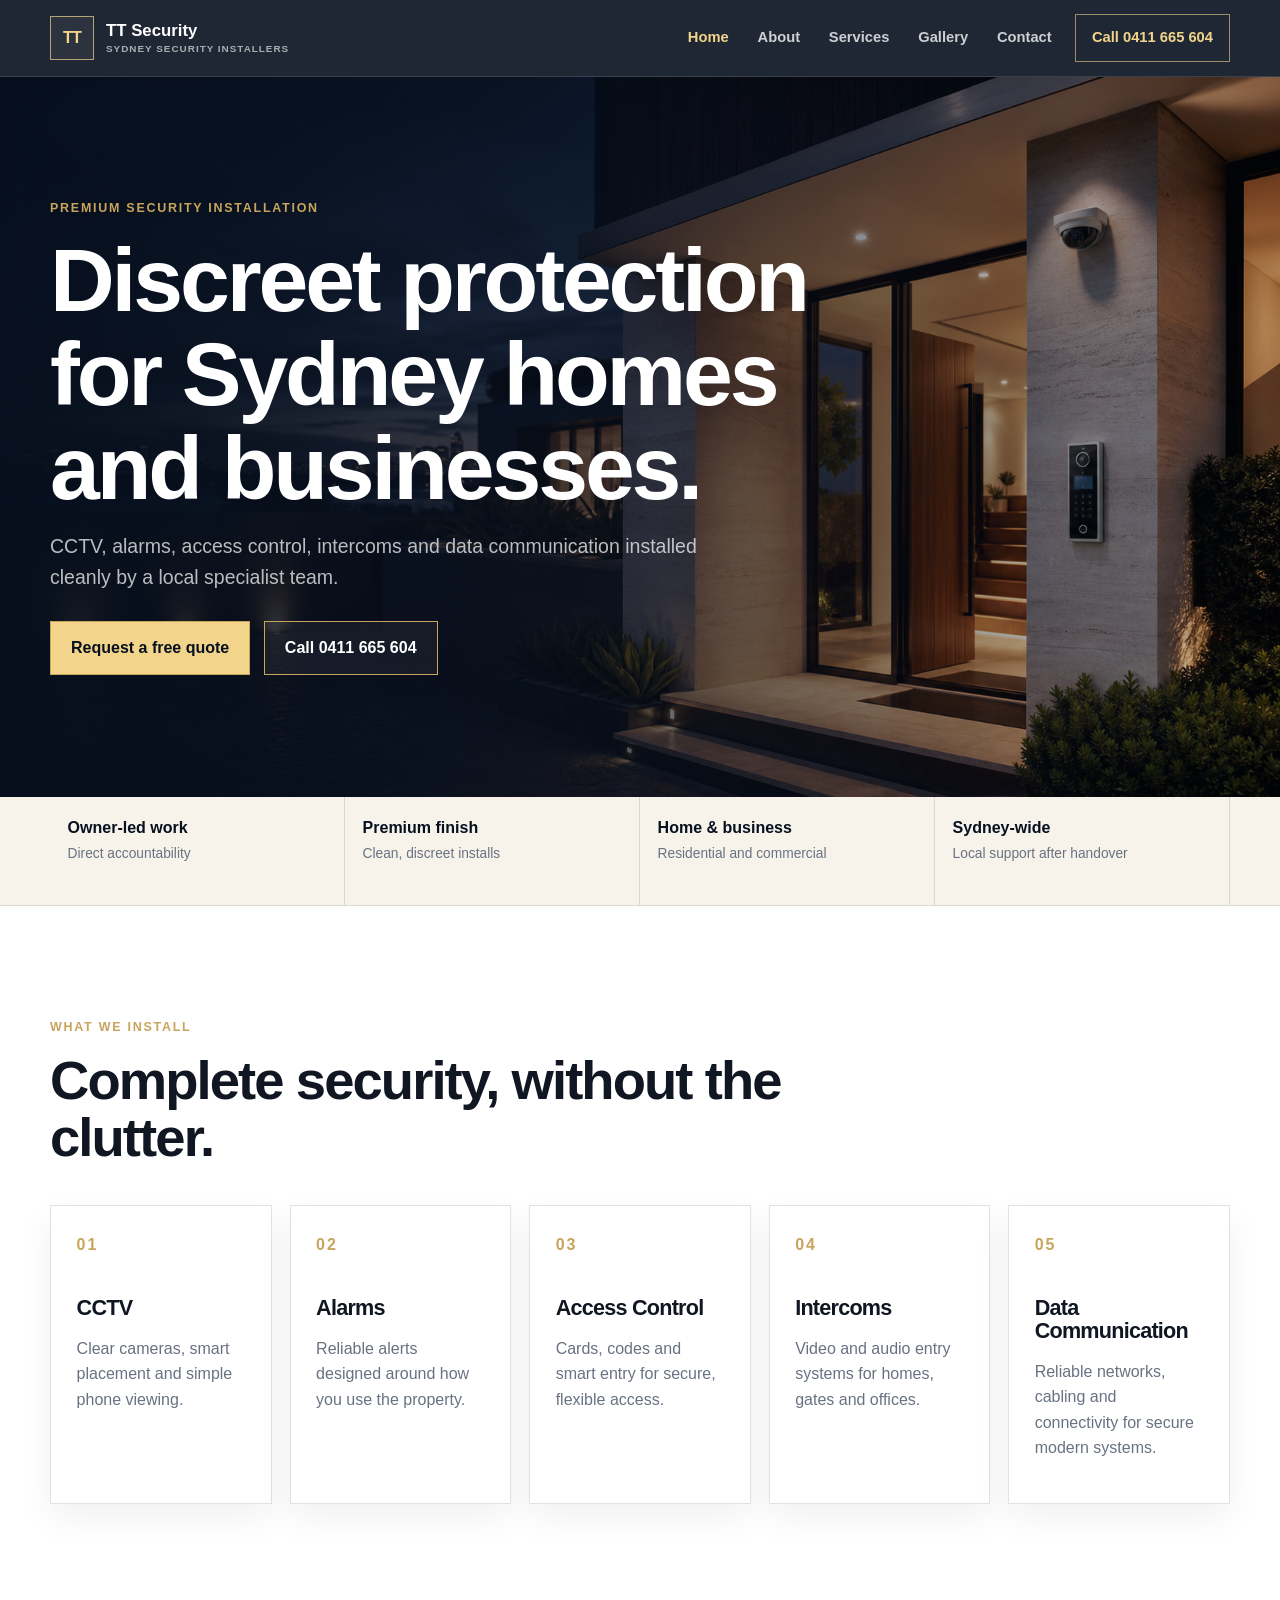
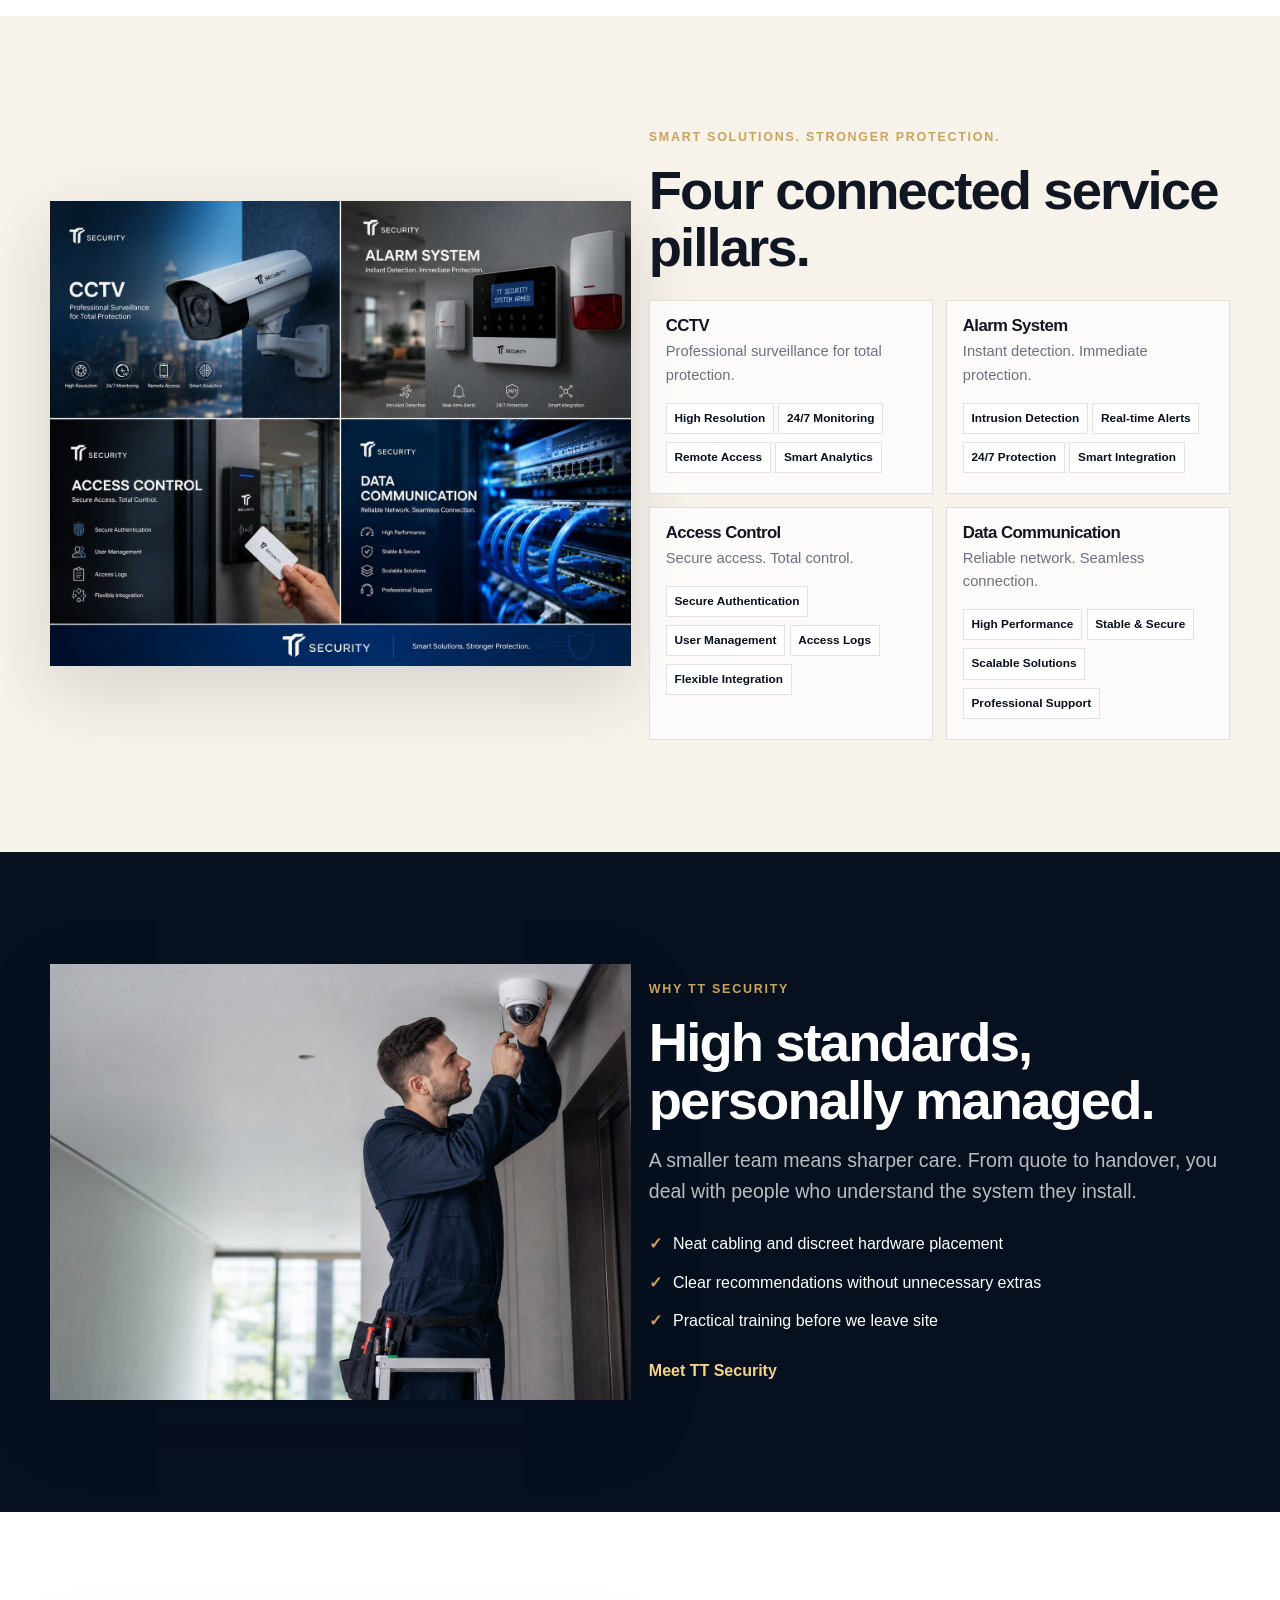
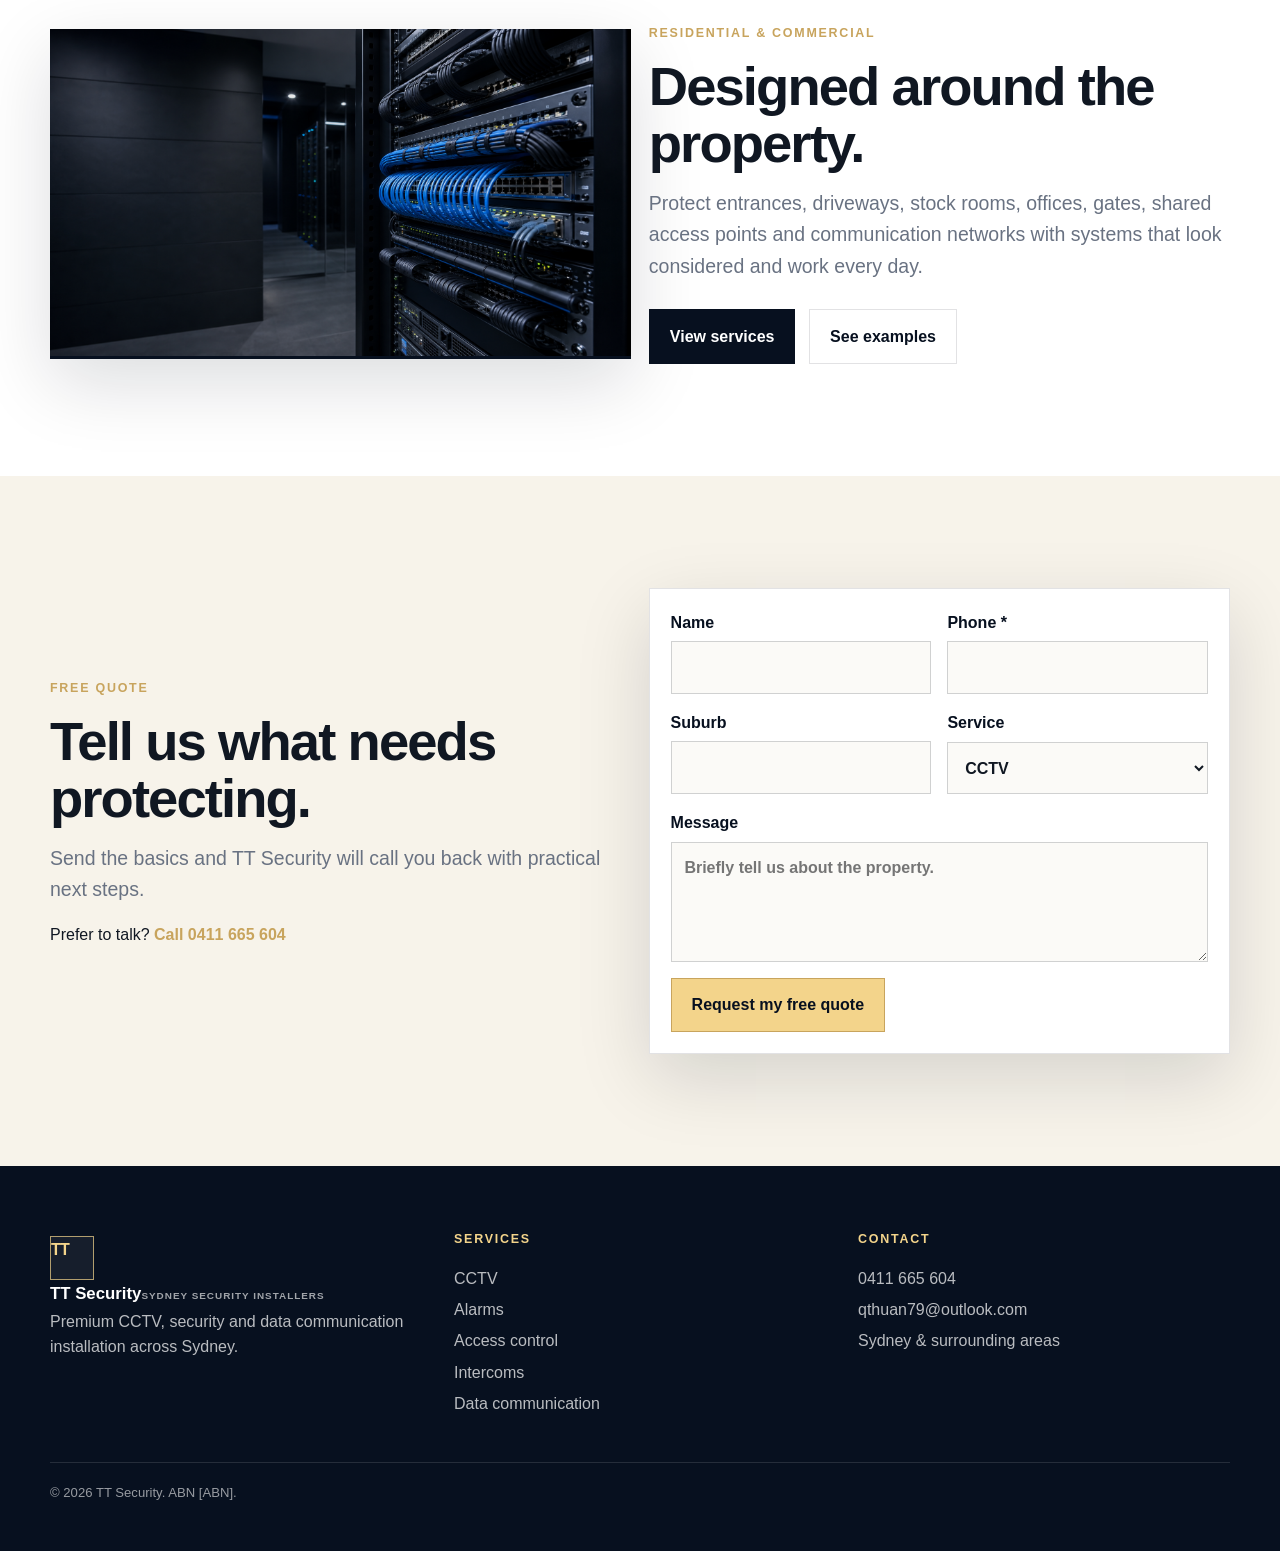
<file: index.html>
<!doctype html>
<html lang="en-AU">
<head>
  <meta charset="utf-8">
  <meta name="viewport" content="width=device-width, initial-scale=1">
  <title>CCTV & Security Installation Sydney | TT Security</title>
  <meta name="description" content="Premium CCTV, alarm, access control, intercom and data communication installation for Sydney homes and businesses.">
  <link rel="stylesheet" href="css/style.css">
  <script defer src="js/main.js"></script>
</head>
<body>
  <a class="skip-link" href="#main">Skip to main content</a>
  <header class="site-header">
    <div class="container header-inner">
      <a class="brand" href="index.html" aria-label="TT Security home">
        <span class="brand-mark">TT</span>
        <span class="brand-text">TT Security<small>Sydney security installers</small></span>
      </a>
      <button class="nav-toggle" type="button" aria-expanded="false" aria-controls="site-nav" aria-label="Open navigation">
        <span class="nav-toggle-lines"></span>
      </button>
      <nav class="site-nav" id="site-nav" aria-label="Main navigation">
        <ul class="nav-list">
          <li><a href="index.html" aria-current="page">Home</a></li>
          <li><a href="about.html">About</a></li>
          <li><a href="services.html">Services</a></li>
          <li><a href="gallery.html">Gallery</a></li>
          <li><a href="contact.html">Contact</a></li>
          <li><a class="nav-call" href="tel:+61411665604">Call 0411 665 604</a></li>
        </ul>
      </nav>
    </div>
  </header>

  <main id="main">
    <section class="hero">
      <img class="hero-media" src="assets/hero-security-entrance.png" alt="Premium home entrance with discreet CCTV and intercom security installed">
      <div class="hero-overlay"></div>
      <div class="container hero-content" data-reveal>
        <p class="eyebrow">Premium security installation</p>
        <h1>Discreet protection for Sydney homes and businesses.</h1>
        <p class="lead">CCTV, alarms, access control, intercoms and data communication installed cleanly by a local specialist team.</p>
        <div class="button-row">
          <a class="button" href="contact.html#quote">Request a free quote</a>
          <a class="button button-outline" href="tel:+61411665604">Call 0411 665 604</a>
        </div>
      </div>
    </section>

    <section class="trust-bar" aria-label="Why choose TT Security">
      <div class="container trust-grid">
        <div class="trust-item"><strong>Owner-led work</strong><span>Direct accountability</span></div>
        <div class="trust-item"><strong>Premium finish</strong><span>Clean, discreet installs</span></div>
        <div class="trust-item"><strong>Home & business</strong><span>Residential and commercial</span></div>
        <div class="trust-item"><strong>Sydney-wide</strong><span>Local support after handover</span></div>
      </div>
    </section>

    <section class="section">
      <div class="container">
        <div class="section-heading" data-reveal>
          <p class="eyebrow">What we install</p>
          <h2>Complete security, without the clutter.</h2>
        </div>
        <div class="cards-4">
          <article class="card" data-reveal>
            <span class="card-icon">01</span>
            <h3>CCTV</h3>
            <p>Clear cameras, smart placement and simple phone viewing.</p>
          </article>
          <article class="card" data-reveal>
            <span class="card-icon">02</span>
            <h3>Alarms</h3>
            <p>Reliable alerts designed around how you use the property.</p>
          </article>
          <article class="card" data-reveal>
            <span class="card-icon">03</span>
            <h3>Access Control</h3>
            <p>Cards, codes and smart entry for secure, flexible access.</p>
          </article>
          <article class="card" data-reveal>
            <span class="card-icon">04</span>
            <h3>Intercoms</h3>
            <p>Video and audio entry systems for homes, gates and offices.</p>
          </article>
          <article class="card" data-reveal>
            <span class="card-icon">05</span>
            <h3>Data Communication</h3>
            <p>Reliable networks, cabling and connectivity for secure modern systems.</p>
          </article>
        </div>
      </div>
    </section>

    <section class="section section-alt">
      <div class="container split-grid">
        <div class="image-panel board-panel" data-reveal>
          <img src="assets/tt-security-services-board.jpeg" alt="TT Security service board covering CCTV, alarm systems, access control and data communication">
        </div>
        <div class="section-copy" data-reveal>
          <p class="eyebrow">Smart Solutions. Stronger Protection.</p>
          <h2>Four connected service pillars.</h2>
          <div class="feature-matrix">
            <article><h3>CCTV</h3><p>Professional surveillance for total protection.</p><span>High Resolution</span><span>24/7 Monitoring</span><span>Remote Access</span><span>Smart Analytics</span></article>
            <article><h3>Alarm System</h3><p>Instant detection. Immediate protection.</p><span>Intrusion Detection</span><span>Real-time Alerts</span><span>24/7 Protection</span><span>Smart Integration</span></article>
            <article><h3>Access Control</h3><p>Secure access. Total control.</p><span>Secure Authentication</span><span>User Management</span><span>Access Logs</span><span>Flexible Integration</span></article>
            <article><h3>Data Communication</h3><p>Reliable network. Seamless connection.</p><span>High Performance</span><span>Stable & Secure</span><span>Scalable Solutions</span><span>Professional Support</span></article>
          </div>
        </div>
      </div>
    </section>

    <section class="section section-dark">
      <div class="container split-grid">
        <div class="image-panel" data-reveal>
          <img src="assets/technician-installation.png" alt="Professional technician installing a CCTV camera">
        </div>
        <div class="section-copy" data-reveal>
          <p class="eyebrow">Why TT Security</p>
          <h2>High standards, personally managed.</h2>
          <p class="lead">A smaller team means sharper care. From quote to handover, you deal with people who understand the system they install.</p>
          <ul class="check-list">
            <li>Neat cabling and discreet hardware placement</li>
            <li>Clear recommendations without unnecessary extras</li>
            <li>Practical training before we leave site</li>
          </ul>
          <a class="text-link light" href="about.html">Meet TT Security</a>
        </div>
      </div>
    </section>

    <section class="section">
      <div class="container split-grid reverse">
        <div class="section-copy" data-reveal>
          <p class="eyebrow">Residential & commercial</p>
          <h2>Designed around the property.</h2>
          <p class="lead">Protect entrances, driveways, stock rooms, offices, gates, shared access points and communication networks with systems that look considered and work every day.</p>
          <div class="button-row">
            <a class="button button-dark" href="services.html">View services</a>
            <a class="button button-light" href="gallery.html">See examples</a>
          </div>
        </div>
        <div class="image-panel" data-reveal>
          <img src="assets/data-communications-rack.png" alt="Premium data communication rack with structured cabling">
        </div>
      </div>
    </section>

    <section class="section section-alt" id="quote">
      <div class="container quote-wrap">
        <div class="quote-copy" data-reveal>
          <p class="eyebrow">Free quote</p>
          <h2>Tell us what needs protecting.</h2>
          <p class="lead">Send the basics and TT Security will call you back with practical next steps.</p>
          <p class="contact-line">Prefer to talk? <a href="tel:+61411665604">Call 0411 665 604</a></p>
        </div>
        <form class="quote-form" name="home-quote" method="POST" action="index.html?success=true#quote" data-netlify="true" data-reveal>
          <input type="hidden" name="form-name" value="home-quote">
          <div class="form-success" role="status">Thanks. Your request has been sent.</div>
          <div class="form-grid">
            <label>Name<input name="name" autocomplete="name"></label>
            <label>Phone *<input name="phone" type="tel" autocomplete="tel" required></label>
            <label>Suburb<input name="suburb" autocomplete="address-level2"></label>
            <label>Service<select name="service"><option>CCTV</option><option>Alarm</option><option>Access control</option><option>Intercom</option><option>Data communication</option><option>Not sure</option></select></label>
            <label class="field-full">Message<textarea name="message" placeholder="Briefly tell us about the property."></textarea></label>
          </div>
          <button class="button" type="submit">Request my free quote</button>
        </form>
      </div>
    </section>
  </main>

  <footer class="site-footer">
    <div class="container footer-grid">
      <div>
        <a class="brand" href="index.html"><span class="brand-mark">TT</span><span class="brand-text">TT Security<small>Sydney security installers</small></span></a>
        <p>Premium CCTV, security and data communication installation across Sydney.</p>
      </div>
      <div>
        <p class="footer-heading">Services</p>
        <a href="services.html#cctv">CCTV</a>
        <a href="services.html#alarms">Alarms</a>
        <a href="services.html#access-control">Access control</a>
        <a href="services.html#intercoms">Intercoms</a>
        <a href="services.html#data-communication">Data communication</a>
      </div>
      <div>
        <p class="footer-heading">Contact</p>
        <a href="tel:+61411665604">0411 665 604</a>
        <a href="mailto:qthuan79@outlook.com">qthuan79@outlook.com</a>
        <span>Sydney & surrounding areas</span>
      </div>
    </div>
    <div class="container footer-bottom">© <span data-year>2026</span> TT Security. ABN [ABN].</div>
  </footer>
  <div class="mobile-call-bar"><a href="tel:+61411665604">Call TT Security</a></div>
</body>
</html>
</file>
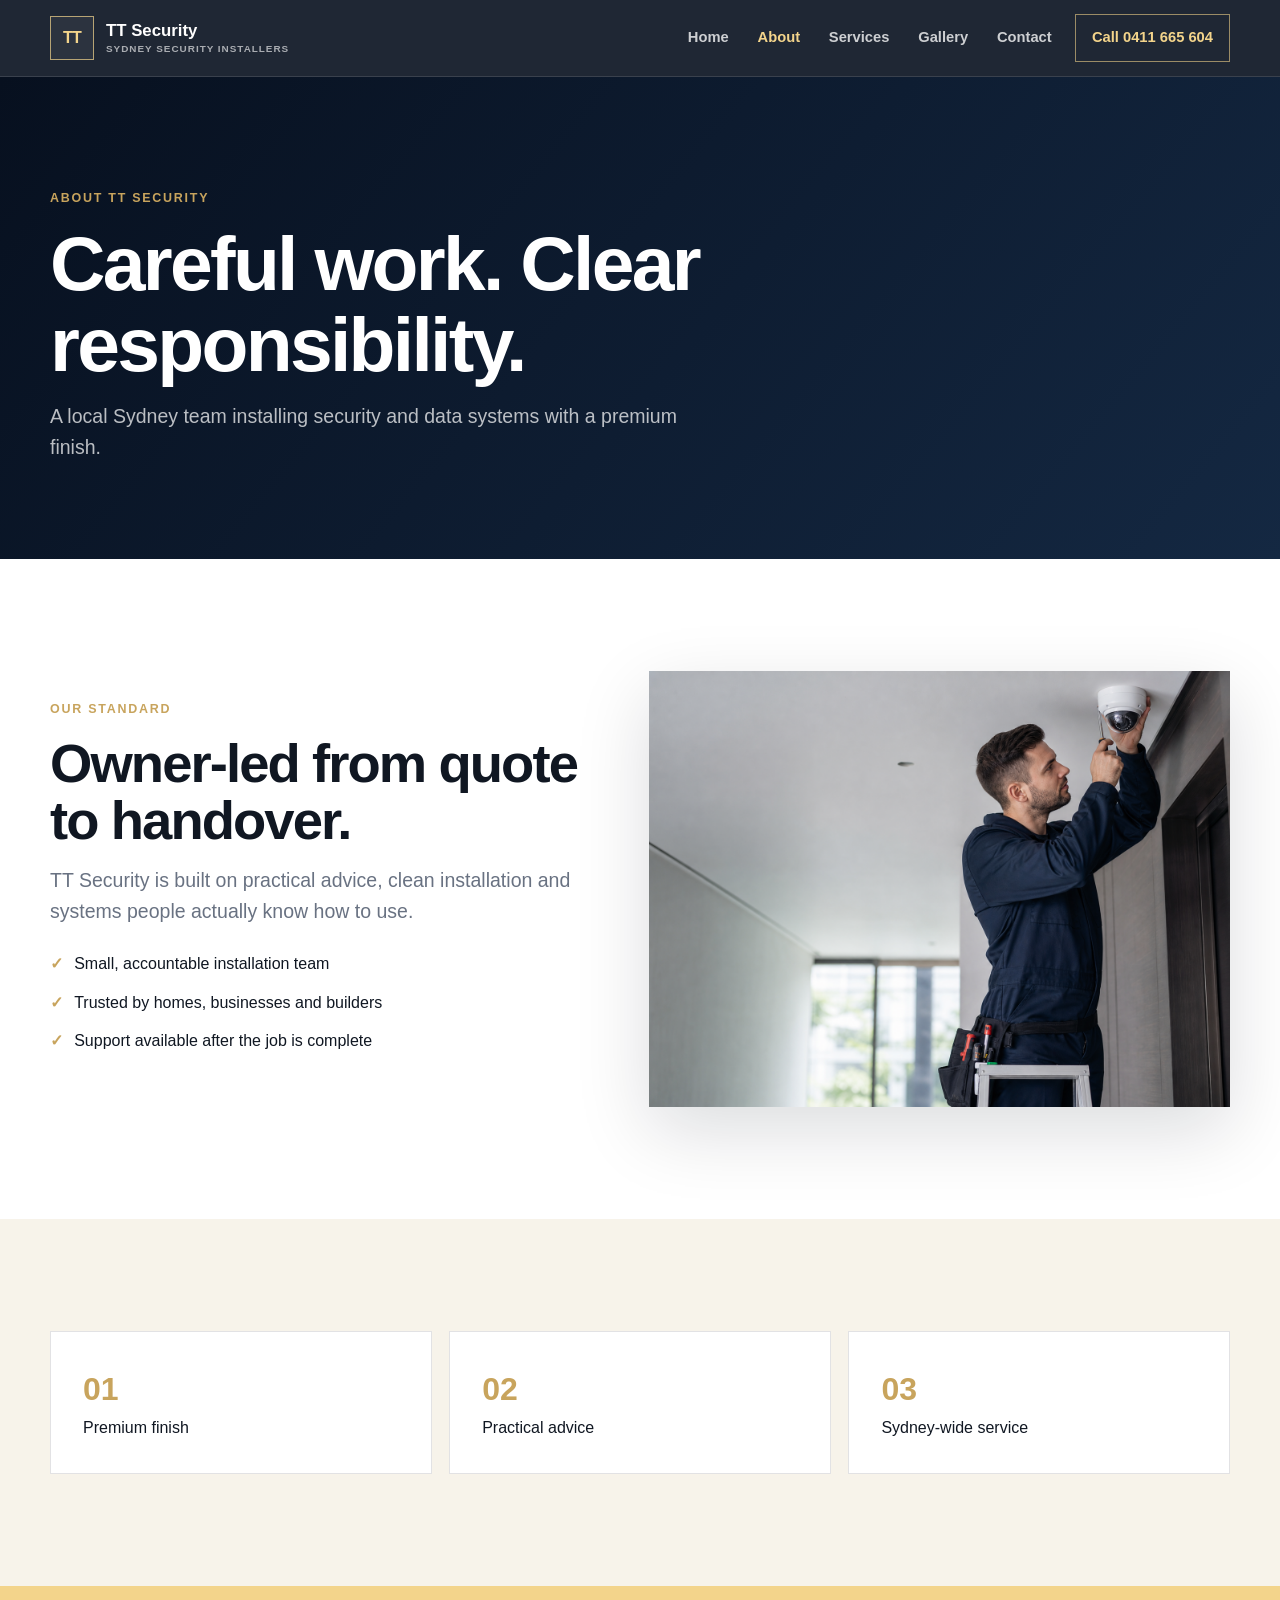
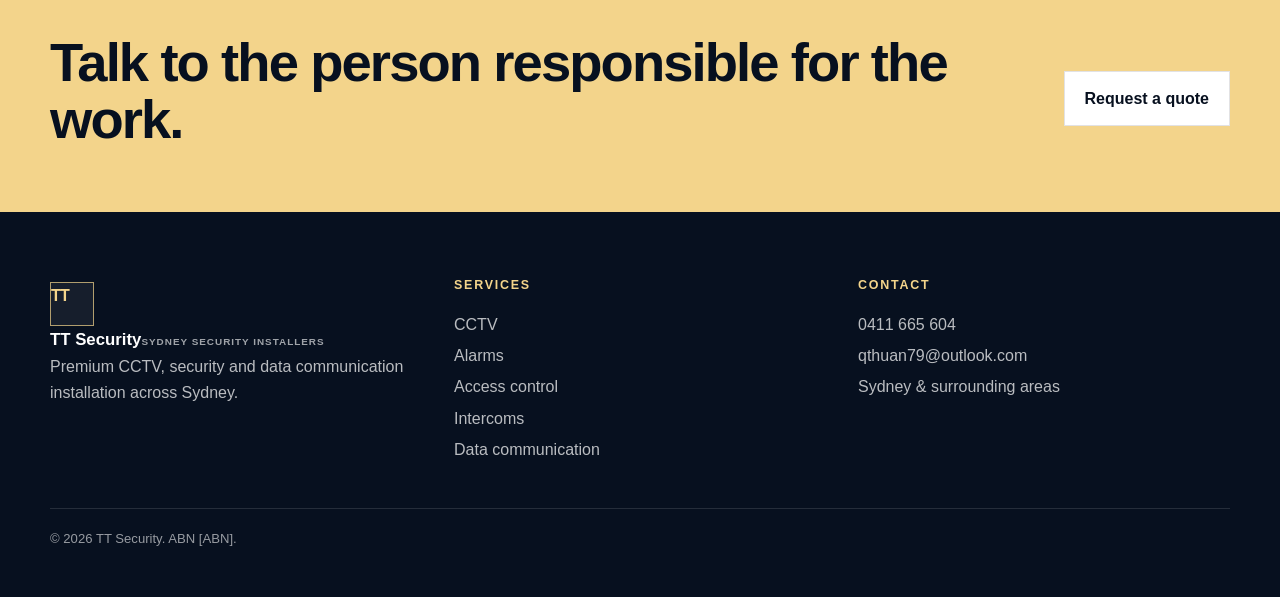
<file: about.html>
<!doctype html>
<html lang="en-AU">
<head>
  <meta charset="utf-8">
  <meta name="viewport" content="width=device-width, initial-scale=1">
  <title>About TT Security | Sydney Security Installers</title>
  <meta name="description" content="Owner-led Sydney installers for premium CCTV, alarms, intercoms, access control and data communication.">
  <link rel="stylesheet" href="css/style.css">
  <script defer src="js/main.js"></script>
</head>
<body>
  <a class="skip-link" href="#main">Skip to main content</a>
  <header class="site-header"><div class="container header-inner"><a class="brand" href="index.html"><span class="brand-mark">TT</span><span class="brand-text">TT Security<small>Sydney security installers</small></span></a><button class="nav-toggle" type="button" aria-expanded="false" aria-controls="site-nav" aria-label="Open navigation"><span class="nav-toggle-lines"></span></button><nav class="site-nav" id="site-nav"><ul class="nav-list"><li><a href="index.html">Home</a></li><li><a href="about.html" aria-current="page">About</a></li><li><a href="services.html">Services</a></li><li><a href="gallery.html">Gallery</a></li><li><a href="contact.html">Contact</a></li><li><a class="nav-call" href="tel:+61411665604">Call 0411 665 604</a></li></ul></nav></div></header>
  <main id="main">
    <section class="page-hero"><div class="container"><p class="eyebrow">About TT Security</p><h1>Careful work. Clear responsibility.</h1><p class="lead">A local Sydney team installing security and data systems with a premium finish.</p></div></section>
    <section class="section"><div class="container split-grid"><div class="section-copy" data-reveal><p class="eyebrow">Our standard</p><h2>Owner-led from quote to handover.</h2><p class="lead">TT Security is built on practical advice, clean installation and systems people actually know how to use.</p><ul class="check-list"><li>Small, accountable installation team</li><li>Trusted by homes, businesses and builders</li><li>Support available after the job is complete</li></ul></div><div class="image-panel" data-reveal><img src="assets/technician-installation.png" alt="Security technician installing CCTV hardware"></div></div></section>
    <section class="section section-alt"><div class="container stat-grid" data-reveal><div><strong>01</strong><span>Premium finish</span></div><div><strong>02</strong><span>Practical advice</span></div><div><strong>03</strong><span>Sydney-wide service</span></div></div></section>
    <section class="cta-band"><div class="container cta-inner"><h2>Talk to the person responsible for the work.</h2><a class="button button-light" href="contact.html">Request a quote</a></div></section>
  </main>
  <footer class="site-footer"><div class="container footer-grid"><div><a class="brand" href="index.html"><span class="brand-mark">TT</span><span class="brand-text">TT Security<small>Sydney security installers</small></span></a><p>Premium CCTV, security and data communication installation across Sydney.</p></div><div><p class="footer-heading">Services</p><a href="services.html#cctv">CCTV</a><a href="services.html#alarms">Alarms</a><a href="services.html#access-control">Access control</a><a href="services.html#intercoms">Intercoms</a><a href="services.html#data-communication">Data communication</a></div><div><p class="footer-heading">Contact</p><a href="tel:+61411665604">0411 665 604</a><a href="mailto:qthuan79@outlook.com">qthuan79@outlook.com</a><span>Sydney & surrounding areas</span></div></div><div class="container footer-bottom">© <span data-year>2026</span> TT Security. ABN [ABN].</div></footer><div class="mobile-call-bar"><a href="tel:+61411665604">Call TT Security</a></div>
</body>
</html>
</file>
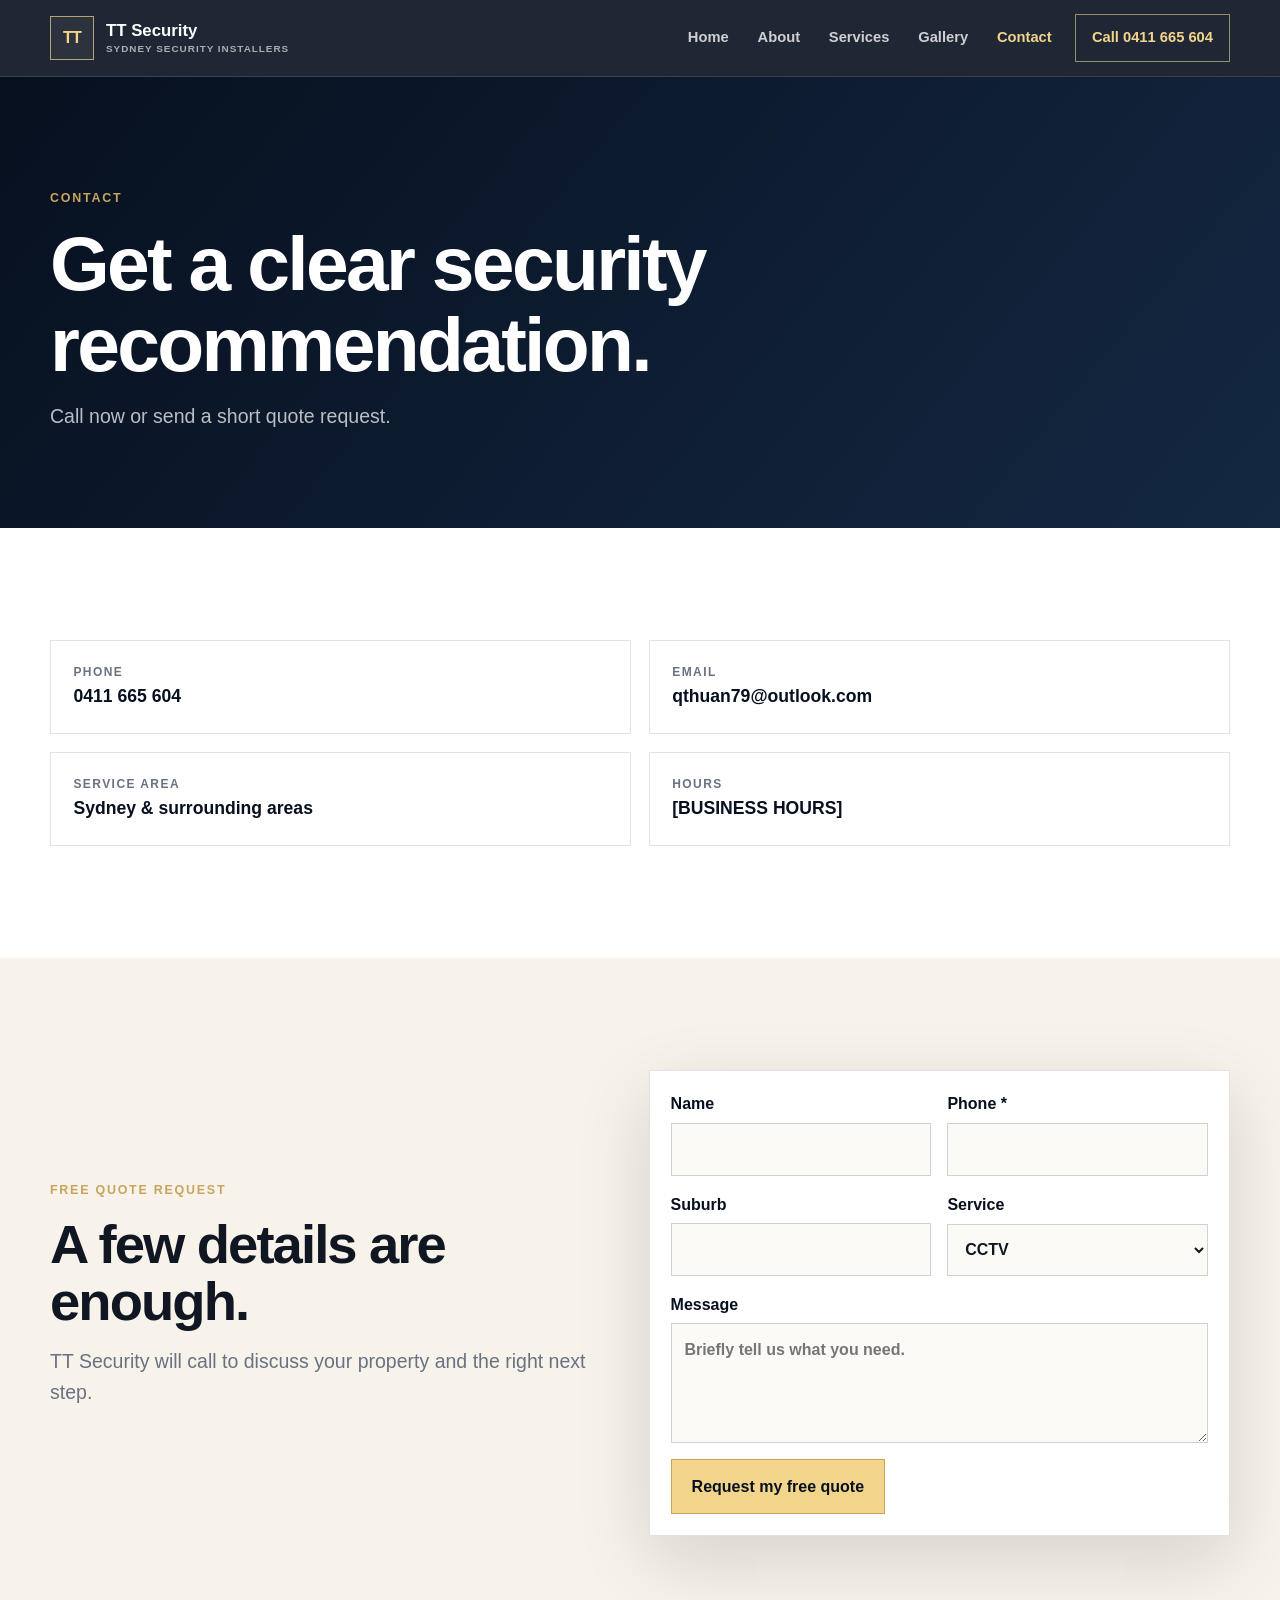
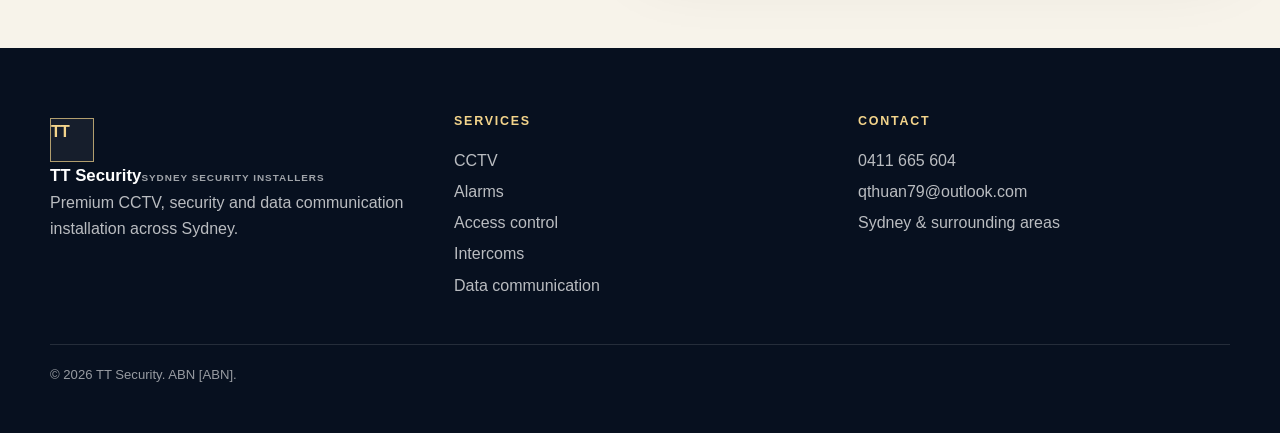
<file: contact.html>
<!doctype html>
<html lang="en-AU">
<head>
  <meta charset="utf-8">
  <meta name="viewport" content="width=device-width, initial-scale=1">
  <title>Contact TT Security | Free Security Quote Sydney</title>
  <meta name="description" content="Contact TT Security for a free CCTV, alarm, access control, intercom or data communication quote in Sydney.">
  <link rel="stylesheet" href="css/style.css">
  <script defer src="js/main.js"></script>
</head>
<body>
  <a class="skip-link" href="#main">Skip to main content</a>
  <header class="site-header"><div class="container header-inner"><a class="brand" href="index.html"><span class="brand-mark">TT</span><span class="brand-text">TT Security<small>Sydney security installers</small></span></a><button class="nav-toggle" type="button" aria-expanded="false" aria-controls="site-nav" aria-label="Open navigation"><span class="nav-toggle-lines"></span></button><nav class="site-nav" id="site-nav"><ul class="nav-list"><li><a href="index.html">Home</a></li><li><a href="about.html">About</a></li><li><a href="services.html">Services</a></li><li><a href="gallery.html">Gallery</a></li><li><a href="contact.html" aria-current="page">Contact</a></li><li><a class="nav-call" href="tel:+61411665604">Call 0411 665 604</a></li></ul></nav></div></header>
  <main id="main">
    <section class="page-hero"><div class="container"><p class="eyebrow">Contact</p><h1>Get a clear security recommendation.</h1><p class="lead">Call now or send a short quote request.</p></div></section>
    <section class="section"><div class="container contact-grid"><div class="contact-card" data-reveal><span>Phone</span><a href="tel:+61411665604">0411 665 604</a></div><div class="contact-card" data-reveal><span>Email</span><a href="mailto:qthuan79@outlook.com">qthuan79@outlook.com</a></div><div class="contact-card" data-reveal><span>Service area</span><strong>Sydney & surrounding areas</strong></div><div class="contact-card" data-reveal><span>Hours</span><strong>[BUSINESS HOURS]</strong></div></div></section>
    <section class="section section-alt" id="quote"><div class="container quote-wrap"><div class="quote-copy" data-reveal><p class="eyebrow">Free quote request</p><h2>A few details are enough.</h2><p class="lead">TT Security will call to discuss your property and the right next step.</p></div><form class="quote-form" name="contact-quote" method="POST" action="contact.html?success=true#quote" data-netlify="true" data-reveal><input type="hidden" name="form-name" value="contact-quote"><div class="form-success" role="status">Thanks. Your request has been sent.</div><div class="form-grid"><label>Name<input name="name" autocomplete="name"></label><label>Phone *<input name="phone" type="tel" autocomplete="tel" required></label><label>Suburb<input name="suburb" autocomplete="address-level2"></label><label>Service<select name="service"><option>CCTV</option><option>Alarm</option><option>Access control</option><option>Intercom</option><option>Data communication</option><option>Not sure</option></select></label><label class="field-full">Message<textarea name="message" placeholder="Briefly tell us what you need."></textarea></label></div><button class="button" type="submit">Request my free quote</button></form></div></section>
  </main>
  <footer class="site-footer"><div class="container footer-grid"><div><a class="brand" href="index.html"><span class="brand-mark">TT</span><span class="brand-text">TT Security<small>Sydney security installers</small></span></a><p>Premium CCTV, security and data communication installation across Sydney.</p></div><div><p class="footer-heading">Services</p><a href="services.html#cctv">CCTV</a><a href="services.html#alarms">Alarms</a><a href="services.html#access-control">Access control</a><a href="services.html#intercoms">Intercoms</a><a href="services.html#data-communication">Data communication</a></div><div><p class="footer-heading">Contact</p><a href="tel:+61411665604">0411 665 604</a><a href="mailto:qthuan79@outlook.com">qthuan79@outlook.com</a><span>Sydney & surrounding areas</span></div></div><div class="container footer-bottom">© <span data-year>2026</span> TT Security. ABN [ABN].</div></footer><div class="mobile-call-bar"><a href="tel:+61411665604">Call TT Security</a></div>
</body>
</html>
</file>
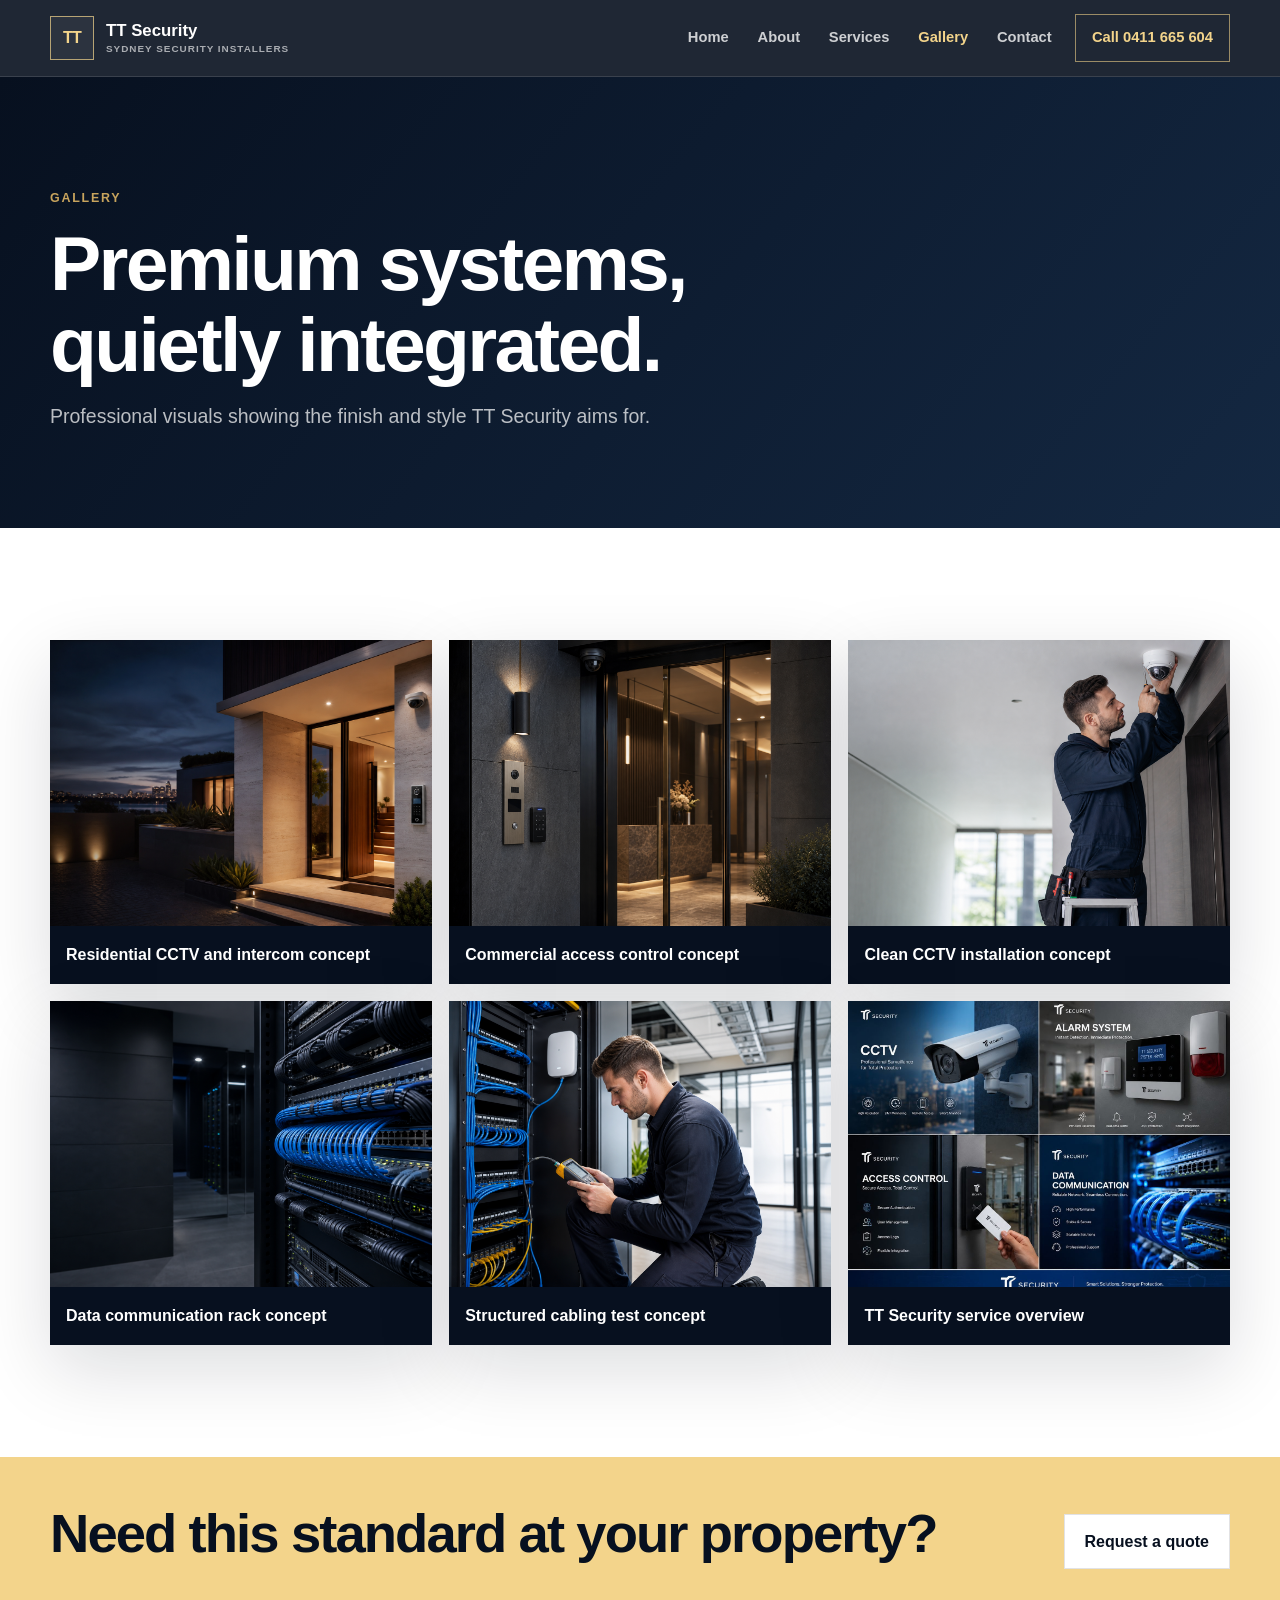
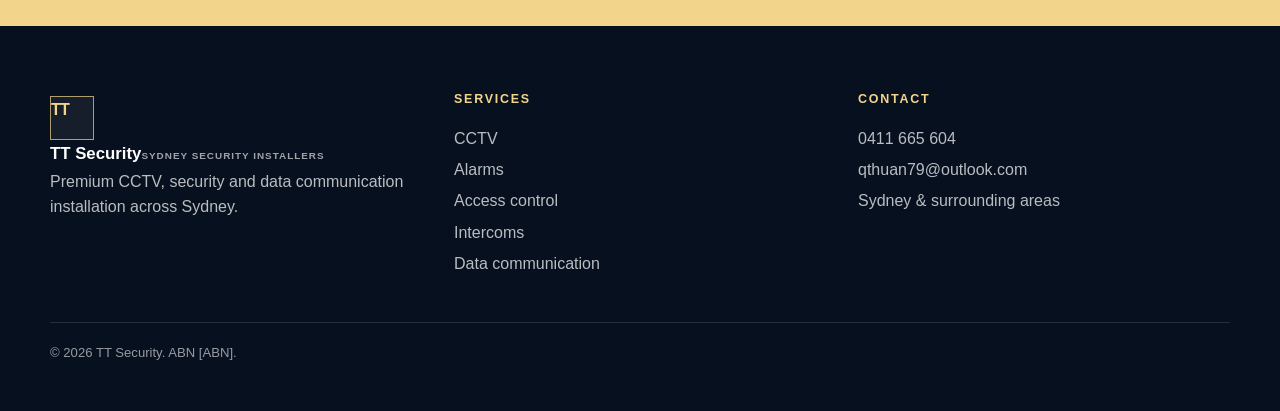
<file: gallery.html>
<!doctype html>
<html lang="en-AU">
<head>
  <meta charset="utf-8">
  <meta name="viewport" content="width=device-width, initial-scale=1">
  <title>Security Installation Gallery Sydney | TT Security</title>
  <meta name="description" content="Premium security and data communication installation examples for homes and businesses across Sydney.">
  <link rel="stylesheet" href="css/style.css">
  <script defer src="js/main.js"></script>
</head>
<body>
  <a class="skip-link" href="#main">Skip to main content</a>
  <header class="site-header"><div class="container header-inner"><a class="brand" href="index.html"><span class="brand-mark">TT</span><span class="brand-text">TT Security<small>Sydney security installers</small></span></a><button class="nav-toggle" type="button" aria-expanded="false" aria-controls="site-nav" aria-label="Open navigation"><span class="nav-toggle-lines"></span></button><nav class="site-nav" id="site-nav"><ul class="nav-list"><li><a href="index.html">Home</a></li><li><a href="about.html">About</a></li><li><a href="services.html">Services</a></li><li><a href="gallery.html" aria-current="page">Gallery</a></li><li><a href="contact.html">Contact</a></li><li><a class="nav-call" href="tel:+61411665604">Call 0411 665 604</a></li></ul></nav></div></header>
  <main id="main">
    <section class="page-hero"><div class="container"><p class="eyebrow">Gallery</p><h1>Premium systems, quietly integrated.</h1><p class="lead">Professional visuals showing the finish and style TT Security aims for.</p></div></section>
    <section class="section"><div class="container gallery-grid">
      <figure data-reveal><img src="assets/hero-security-entrance.png" alt="Premium residential entrance with CCTV and intercom"><figcaption>Residential CCTV and intercom concept</figcaption></figure>
      <figure data-reveal><img src="assets/commercial-access-control.png" alt="Premium commercial entrance with access control"><figcaption>Commercial access control concept</figcaption></figure>
      <figure data-reveal><img src="assets/technician-installation.png" alt="Security technician installing a CCTV camera"><figcaption>Clean CCTV installation concept</figcaption></figure>
      <figure data-reveal><img src="assets/data-communications-rack.png" alt="Premium data communication rack with structured cabling"><figcaption>Data communication rack concept</figcaption></figure>
      <figure data-reveal><img src="assets/data-cabling-technician.png" alt="Technician testing structured cabling"><figcaption>Structured cabling test concept</figcaption></figure>
      <figure data-reveal><img src="assets/tt-security-services-board.jpeg" alt="TT Security CCTV alarm access control and data communication overview"><figcaption>TT Security service overview</figcaption></figure>
    </div></section>
    <section class="cta-band"><div class="container cta-inner"><h2>Need this standard at your property?</h2><a class="button button-light" href="contact.html#quote">Request a quote</a></div></section>
  </main>
  <footer class="site-footer"><div class="container footer-grid"><div><a class="brand" href="index.html"><span class="brand-mark">TT</span><span class="brand-text">TT Security<small>Sydney security installers</small></span></a><p>Premium CCTV, security and data communication installation across Sydney.</p></div><div><p class="footer-heading">Services</p><a href="services.html#cctv">CCTV</a><a href="services.html#alarms">Alarms</a><a href="services.html#access-control">Access control</a><a href="services.html#intercoms">Intercoms</a><a href="services.html#data-communication">Data communication</a></div><div><p class="footer-heading">Contact</p><a href="tel:+61411665604">0411 665 604</a><a href="mailto:qthuan79@outlook.com">qthuan79@outlook.com</a><span>Sydney & surrounding areas</span></div></div><div class="container footer-bottom">© <span data-year>2026</span> TT Security. ABN [ABN].</div></footer><div class="mobile-call-bar"><a href="tel:+61411665604">Call TT Security</a></div>
</body>
</html>
</file>
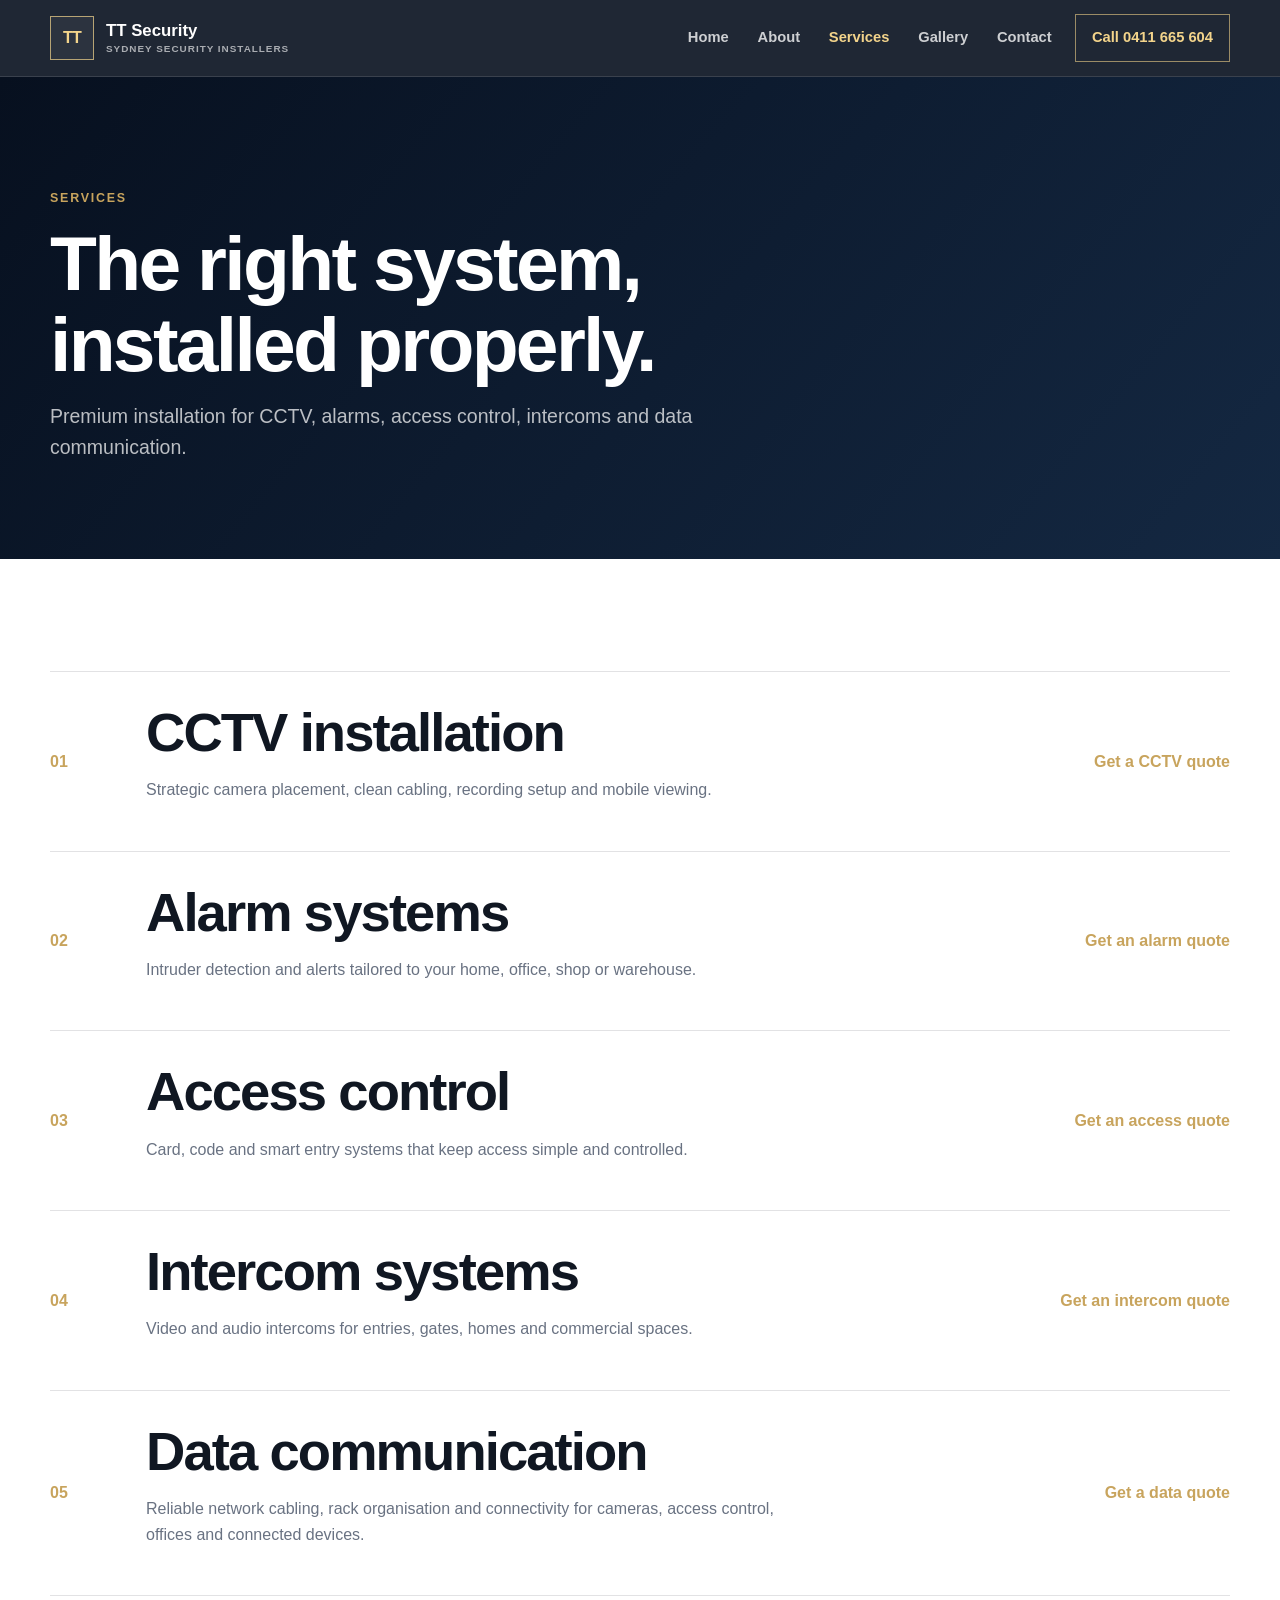
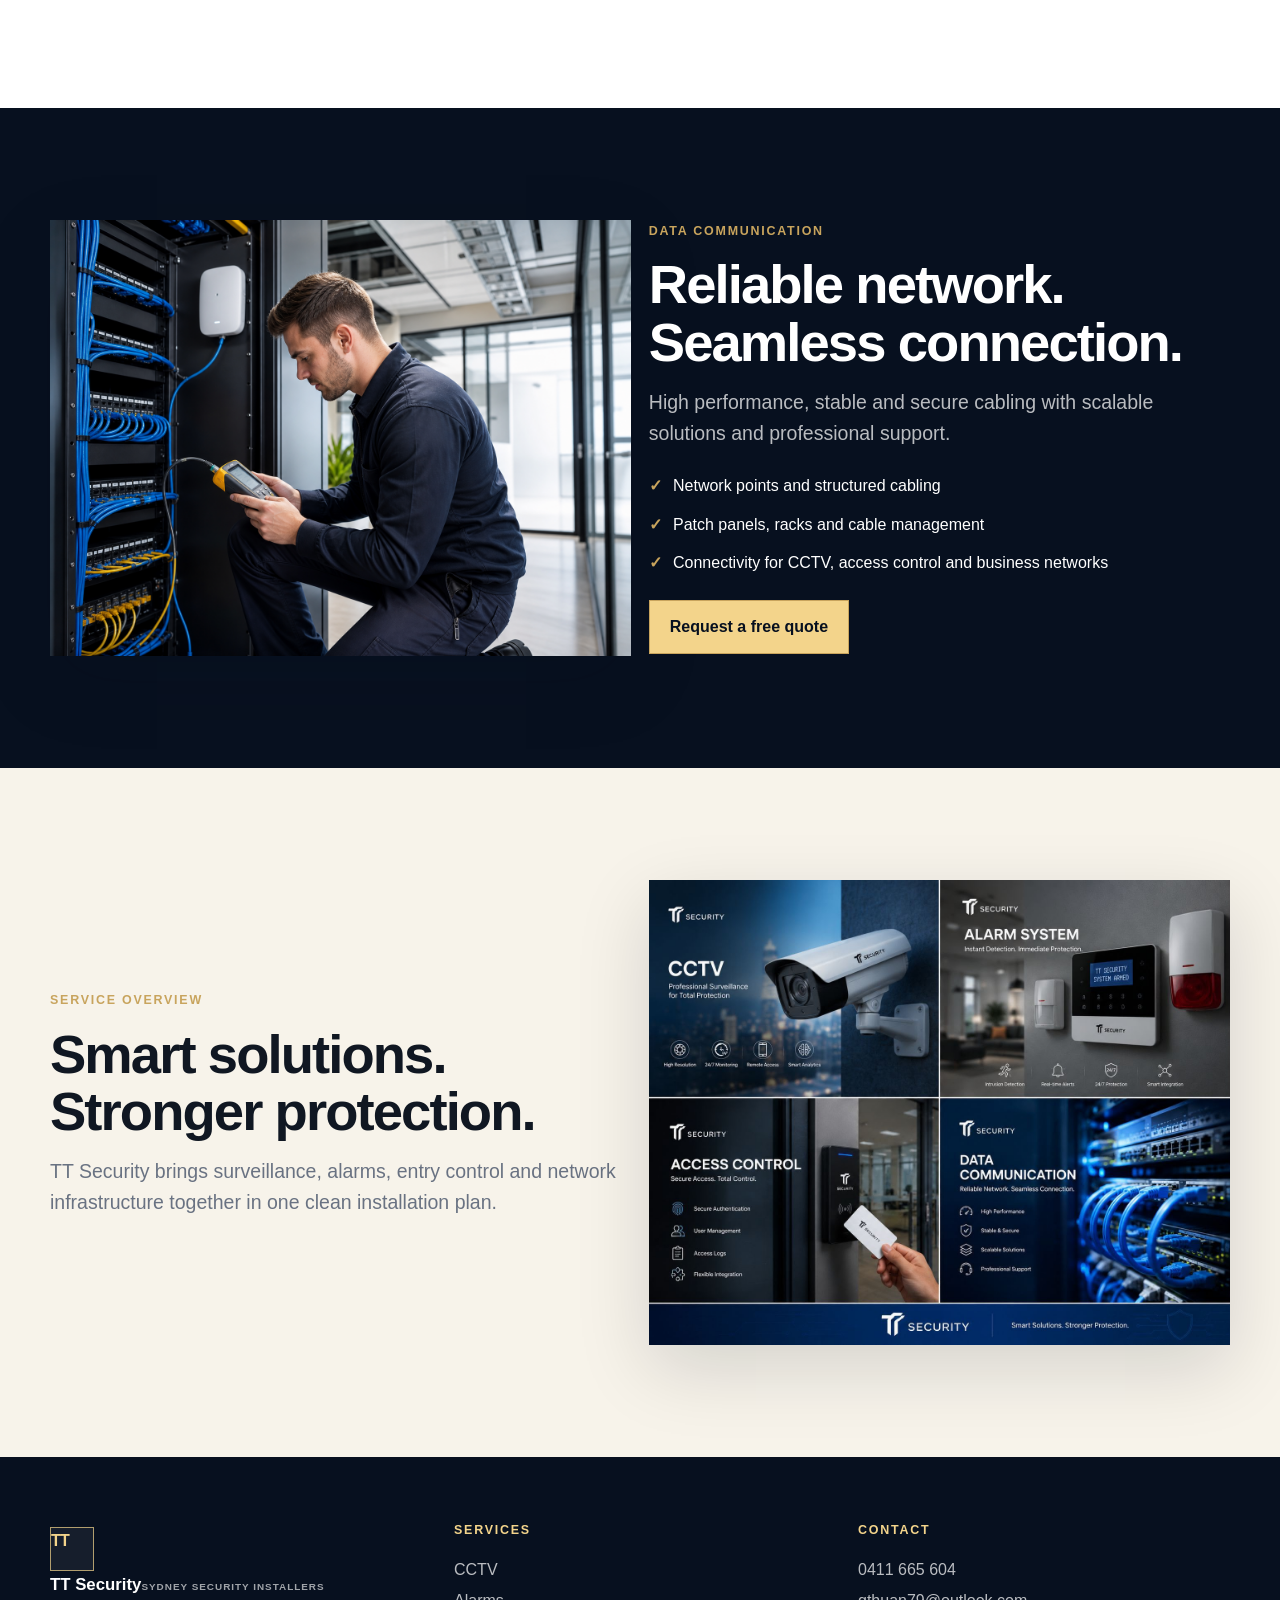
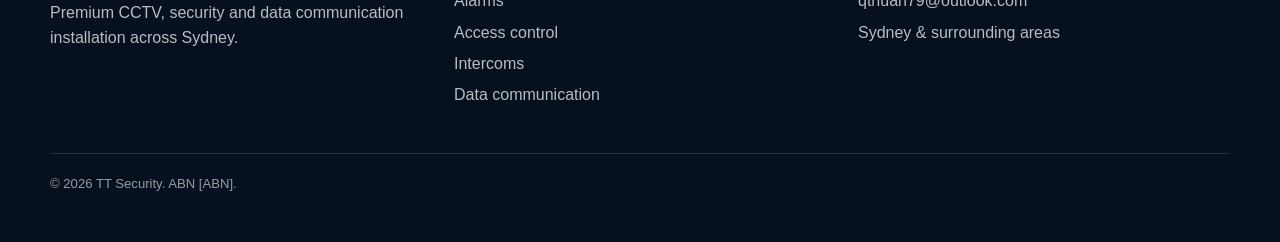
<file: services.html>
<!doctype html>
<html lang="en-AU">
<head>
  <meta charset="utf-8">
  <meta name="viewport" content="width=device-width, initial-scale=1">
  <title>Security Services Sydney | TT Security</title>
  <meta name="description" content="CCTV, alarm, access control, intercom and data communication installation for Sydney homes and businesses.">
  <link rel="stylesheet" href="css/style.css">
  <script defer src="js/main.js"></script>
</head>
<body>
  <a class="skip-link" href="#main">Skip to main content</a>
  <header class="site-header"><div class="container header-inner"><a class="brand" href="index.html"><span class="brand-mark">TT</span><span class="brand-text">TT Security<small>Sydney security installers</small></span></a><button class="nav-toggle" type="button" aria-expanded="false" aria-controls="site-nav" aria-label="Open navigation"><span class="nav-toggle-lines"></span></button><nav class="site-nav" id="site-nav"><ul class="nav-list"><li><a href="index.html">Home</a></li><li><a href="about.html">About</a></li><li><a href="services.html" aria-current="page">Services</a></li><li><a href="gallery.html">Gallery</a></li><li><a href="contact.html">Contact</a></li><li><a class="nav-call" href="tel:+61411665604">Call 0411 665 604</a></li></ul></nav></div></header>
  <main id="main">
    <section class="page-hero"><div class="container"><p class="eyebrow">Services</p><h1>The right system, installed properly.</h1><p class="lead">Premium installation for CCTV, alarms, access control, intercoms and data communication.</p></div></section>
    <section class="section"><div class="container service-listing">
      <article id="cctv" class="service-row" data-reveal><span>01</span><div><h2>CCTV installation</h2><p>Strategic camera placement, clean cabling, recording setup and mobile viewing.</p></div><a class="text-link" href="contact.html?service=cctv#quote">Get a CCTV quote</a></article>
      <article id="alarms" class="service-row" data-reveal><span>02</span><div><h2>Alarm systems</h2><p>Intruder detection and alerts tailored to your home, office, shop or warehouse.</p></div><a class="text-link" href="contact.html?service=alarm#quote">Get an alarm quote</a></article>
      <article id="access-control" class="service-row" data-reveal><span>03</span><div><h2>Access control</h2><p>Card, code and smart entry systems that keep access simple and controlled.</p></div><a class="text-link" href="contact.html?service=access#quote">Get an access quote</a></article>
      <article id="intercoms" class="service-row" data-reveal><span>04</span><div><h2>Intercom systems</h2><p>Video and audio intercoms for entries, gates, homes and commercial spaces.</p></div><a class="text-link" href="contact.html?service=intercom#quote">Get an intercom quote</a></article>
      <article id="data-communication" class="service-row" data-reveal><span>05</span><div><h2>Data communication</h2><p>Reliable network cabling, rack organisation and connectivity for cameras, access control, offices and connected devices.</p></div><a class="text-link" href="contact.html?service=data-communication#quote">Get a data quote</a></article>
    </div></section>
    <section class="section section-dark"><div class="container split-grid"><div class="image-panel" data-reveal><img src="assets/data-cabling-technician.png" alt="Technician testing structured data cabling in a communications rack"></div><div class="section-copy" data-reveal><p class="eyebrow">Data communication</p><h2>Reliable network. Seamless connection.</h2><p class="lead">High performance, stable and secure cabling with scalable solutions and professional support.</p><ul class="check-list"><li>Network points and structured cabling</li><li>Patch panels, racks and cable management</li><li>Connectivity for CCTV, access control and business networks</li></ul><a class="button" href="contact.html#quote">Request a free quote</a></div></div></section>
    <section class="section section-alt"><div class="container split-grid"><div class="section-copy" data-reveal><p class="eyebrow">Service overview</p><h2>Smart solutions. Stronger protection.</h2><p class="lead">TT Security brings surveillance, alarms, entry control and network infrastructure together in one clean installation plan.</p></div><div class="image-panel board-panel" data-reveal><img src="assets/tt-security-services-board.jpeg" alt="TT Security service board with CCTV, alarm system, access control and data communication features"></div></div></section>
  </main>
  <footer class="site-footer"><div class="container footer-grid"><div><a class="brand" href="index.html"><span class="brand-mark">TT</span><span class="brand-text">TT Security<small>Sydney security installers</small></span></a><p>Premium CCTV, security and data communication installation across Sydney.</p></div><div><p class="footer-heading">Services</p><a href="#cctv">CCTV</a><a href="#alarms">Alarms</a><a href="#access-control">Access control</a><a href="#intercoms">Intercoms</a><a href="#data-communication">Data communication</a></div><div><p class="footer-heading">Contact</p><a href="tel:+61411665604">0411 665 604</a><a href="mailto:qthuan79@outlook.com">qthuan79@outlook.com</a><span>Sydney & surrounding areas</span></div></div><div class="container footer-bottom">© <span data-year>2026</span> TT Security. ABN [ABN].</div></footer><div class="mobile-call-bar"><a href="tel:+61411665604">Call TT Security</a></div>
</body>
</html>
</file>
<file: css/style.css>
:root {
  --ink: #101722;
  --muted: #697282;
  --navy: #07101f;
  --navy-2: #0d1b2f;
  --gold: #c8a45d;
  --gold-2: #f3d48b;
  --cream: #f7f3ea;
  --white: #ffffff;
  --line: rgba(16, 23, 34, 0.12);
  --shadow: 0 24px 70px rgba(7, 16, 31, 0.14);
  --max: 1180px;
}

* { box-sizing: border-box; }
html { scroll-behavior: smooth; }
body { margin: 0; color: var(--ink); background: var(--white); font-family: Inter, ui-sans-serif, -apple-system, BlinkMacSystemFont, "Segoe UI", sans-serif; line-height: 1.6; }
body.menu-open { overflow: hidden; }
a { color: inherit; text-decoration: none; }
img { display: block; max-width: 100%; }
button, input, select, textarea { font: inherit; }
.container { width: min(calc(100% - 2rem), var(--max)); margin-inline: auto; }
.skip-link { position: fixed; left: 1rem; top: -5rem; z-index: 200; padding: .75rem 1rem; color: var(--navy); background: var(--gold-2); font-weight: 800; }
.skip-link:focus { top: 1rem; }

.site-header { position: sticky; top: 0; z-index: 100; border-bottom: 1px solid rgba(255,255,255,.12); background: rgba(7, 16, 31, .9); backdrop-filter: blur(16px); }
.header-inner { display: flex; min-height: 76px; align-items: center; justify-content: space-between; gap: 1rem; }
.brand { display: inline-flex; align-items: center; gap: .75rem; color: var(--white); }
.brand-mark { display: grid; width: 44px; height: 44px; place-items: center; border: 1px solid rgba(243,212,139,.7); color: var(--gold-2); background: rgba(255,255,255,.06); font-weight: 900; letter-spacing: -.05em; }
.brand-text { display: grid; font-size: 1.05rem; font-weight: 850; line-height: 1.05; }
.brand-text small { margin-top: .28rem; color: rgba(255,255,255,.62); font-size: .62rem; letter-spacing: .1em; text-transform: uppercase; }
.nav-toggle { display: grid; width: 46px; height: 46px; place-items: center; border: 1px solid rgba(255,255,255,.18); border-radius: 4px; color: var(--white); background: transparent; }
.nav-toggle-lines, .nav-toggle-lines::before, .nav-toggle-lines::after { width: 22px; height: 2px; background: currentColor; content: ""; transition: .2s ease; }
.nav-toggle-lines { position: relative; }
.nav-toggle-lines::before, .nav-toggle-lines::after { position: absolute; left: 0; }
.nav-toggle-lines::before { top: -7px; }
.nav-toggle-lines::after { top: 7px; }
.nav-toggle[aria-expanded="true"] .nav-toggle-lines { background: transparent; }
.nav-toggle[aria-expanded="true"] .nav-toggle-lines::before { top: 0; transform: rotate(45deg); }
.nav-toggle[aria-expanded="true"] .nav-toggle-lines::after { top: 0; transform: rotate(-45deg); }
.site-nav { position: fixed; inset: 76px 0 auto; display: none; padding: 1rem; background: var(--navy); }
.site-nav.is-open { display: block; }
.nav-list { display: grid; gap: .2rem; margin: 0; padding: 0; list-style: none; }
.nav-list a { display: block; padding: .9rem 1rem; color: rgba(255,255,255,.78); font-weight: 750; }
.nav-list a:hover, .nav-list a[aria-current="page"] { color: var(--gold-2); }
.nav-call { border: 1px solid rgba(243,212,139,.58); color: var(--gold-2) !important; text-align: center; }

.hero { position: relative; min-height: 720px; display: grid; align-items: center; overflow: hidden; color: var(--white); background: var(--navy); }
.hero-media { position: absolute; inset: 0; width: 100%; height: 100%; object-fit: cover; }
.hero-overlay { position: absolute; inset: 0; background: linear-gradient(90deg, rgba(7,16,31,.95), rgba(7,16,31,.7) 42%, rgba(7,16,31,.16)); }
.hero-content { position: relative; z-index: 1; max-width: var(--max); padding: 7rem 0; }
.eyebrow { margin: 0 0 .9rem; color: var(--gold); font-size: .78rem; font-weight: 900; letter-spacing: .14em; text-transform: uppercase; }
h1, h2, h3 { margin: 0 0 1rem; font-weight: 850; letter-spacing: -.035em; line-height: 1.05; }
h1 { max-width: 820px; font-size: clamp(3rem, 7vw, 5.9rem); }
h2 { font-size: clamp(2rem, 4.8vw, 3.4rem); }
h3 { font-size: 1.35rem; }
p { margin: 0 0 1rem; }
.lead { max-width: 650px; color: var(--muted); font-size: clamp(1.06rem, 2vw, 1.22rem); }
.hero .lead, .section-dark .lead, .page-hero .lead { color: rgba(255,255,255,.72); }
.button-row { display: flex; flex-wrap: wrap; gap: .85rem; margin-top: 1.7rem; }
.button { display: inline-flex; min-height: 52px; align-items: center; justify-content: center; padding: .85rem 1.25rem; border: 1px solid var(--gold); color: var(--navy); background: var(--gold-2); font-weight: 850; transition: .18s ease; }
.button:hover { transform: translateY(-2px); box-shadow: 0 14px 30px rgba(0,0,0,.16); }
.button-outline { color: var(--white); background: rgba(255,255,255,.05); }
.button-dark { color: var(--white); background: var(--navy); border-color: var(--navy); }
.button-light { color: var(--navy); background: var(--white); border-color: var(--line); }
.text-link { color: var(--gold); font-weight: 850; }
.text-link.light { color: var(--gold-2); }

.trust-bar { background: var(--cream); border-bottom: 1px solid var(--line); }
.trust-grid { display: grid; grid-template-columns: 1fr 1fr; }
.trust-item { min-height: 108px; padding: 1.1rem; border-right: 1px solid var(--line); border-bottom: 1px solid var(--line); }
.trust-item strong { display: block; color: var(--navy); }
.trust-item span { color: var(--muted); font-size: .86rem; }
.section { padding: 5rem 0; }
.section-alt { background: var(--cream); }
.section-dark { color: var(--white); background: var(--navy); }
.section-heading { max-width: 760px; margin-bottom: 2.4rem; }
.cards-4, .split-grid, .quote-wrap, .contact-grid, .gallery-grid, .stat-grid { display: grid; gap: 1.1rem; }
.card { padding: 1.6rem; border: 1px solid var(--line); background: var(--white); box-shadow: 0 14px 34px rgba(7,16,31,.06); }
.card-icon { display: block; margin-bottom: 2.5rem; color: var(--gold); font-weight: 900; letter-spacing: .12em; }
.card p { color: var(--muted); }
.image-panel { overflow: hidden; min-height: 330px; background: var(--navy); box-shadow: var(--shadow); }
.image-panel img { width: 100%; height: 100%; object-fit: cover; }
.board-panel { background: #06152a; }
.board-panel img { object-fit: contain; }
.section-copy { align-self: center; }
.feature-matrix { display: grid; gap: .8rem; margin-top: 1.5rem; }
.feature-matrix article { padding: 1rem; border: 1px solid var(--line); background: rgba(255,255,255,.72); }
.feature-matrix h3 { margin-bottom: .35rem; font-size: 1.05rem; }
.feature-matrix p { margin-bottom: .7rem; color: var(--muted); font-size: .92rem; }
.feature-matrix span { display: inline-flex; margin: .25rem .28rem .25rem 0; padding: .32rem .48rem; border: 1px solid rgba(16,23,34,.12); color: var(--navy); background: var(--white); font-size: .74rem; font-weight: 800; }
.check-list { display: grid; gap: .8rem; margin: 1.5rem 0; padding: 0; list-style: none; }
.check-list li { display: flex; gap: .7rem; color: inherit; }
.check-list li::before { color: var(--gold); content: "✓"; font-weight: 900; }
.page-hero { padding: 7rem 0 5rem; color: var(--white); background: linear-gradient(130deg, var(--navy), #142842); }
.page-hero h1 { font-size: clamp(2.6rem, 6vw, 4.9rem); }
.stat-grid { grid-template-columns: repeat(3, 1fr); }
.stat-grid div { padding: 2rem; border: 1px solid var(--line); background: var(--white); }
.stat-grid strong { display: block; color: var(--gold); font-size: 2rem; }
.service-listing { display: grid; gap: 0; border-top: 1px solid var(--line); }
.service-row { display: grid; gap: 1rem; padding: 2rem 0; border-bottom: 1px solid var(--line); scroll-margin-top: 90px; }
.service-row span { color: var(--gold); font-weight: 900; }
.service-row p { max-width: 660px; color: var(--muted); }
.gallery-grid figure { margin: 0; overflow: hidden; background: var(--navy); color: var(--white); box-shadow: var(--shadow); }
.gallery-grid img { width: 100%; aspect-ratio: 4 / 3; object-fit: cover; }
.gallery-grid figcaption { padding: 1rem; font-weight: 750; }
.quote-form { padding: 1.3rem; border: 1px solid var(--line); background: var(--white); box-shadow: var(--shadow); }
.form-grid { display: grid; gap: 1rem; margin-bottom: 1rem; }
label { display: grid; gap: .35rem; color: var(--navy); font-weight: 800; }
input, select, textarea { width: 100%; min-height: 52px; padding: .8rem; border: 1px solid rgba(16,23,34,.18); background: #fbfaf7; color: var(--ink); }
textarea { min-height: 120px; resize: vertical; }
.field-full { grid-column: 1 / -1; }
.form-success { display: none; margin-bottom: 1rem; padding: .9rem; background: #e9f7ef; color: #126041; font-weight: 800; }
.form-success.is-visible { display: block; }
.contact-line a { color: var(--gold); font-weight: 850; }
.contact-grid { grid-template-columns: 1fr; }
.contact-card { padding: 1.4rem; border: 1px solid var(--line); background: var(--white); }
.contact-card span { display: block; color: var(--muted); font-size: .75rem; font-weight: 900; letter-spacing: .12em; text-transform: uppercase; }
.contact-card a, .contact-card strong { color: var(--navy); font-size: 1.1rem; font-weight: 850; }
.cta-band { padding: 3rem 0; color: var(--navy); background: var(--gold-2); }
.cta-inner { display: grid; gap: 1rem; align-items: center; }
.site-footer { padding: 4rem 0 6.5rem; color: rgba(255,255,255,.72); background: var(--navy); }
.footer-grid { display: grid; gap: 2rem; }
.footer-grid a, .footer-grid span { display: block; margin: .35rem 0; }
.footer-heading { color: var(--gold-2); font-size: .78rem; font-weight: 900; letter-spacing: .14em; text-transform: uppercase; }
.footer-bottom { margin-top: 2.5rem; padding-top: 1.2rem; border-top: 1px solid rgba(255,255,255,.12); font-size: .82rem; color: rgba(255,255,255,.58); }
.mobile-call-bar { position: fixed; right: 0; bottom: 0; left: 0; z-index: 120; padding: .75rem 1rem calc(.75rem + env(safe-area-inset-bottom)); background: var(--navy); }
.mobile-call-bar a { display: flex; min-height: 52px; align-items: center; justify-content: center; color: var(--navy); background: var(--gold-2); font-weight: 900; }
[data-reveal] { opacity: 0; transform: translateY(18px); transition: opacity .6s ease, transform .6s ease; }
[data-reveal].is-visible { opacity: 1; transform: none; }

@media (min-width: 700px) {
  .cards-4, .footer-grid { grid-template-columns: repeat(3, 1fr); }
  .cards-4 { grid-template-columns: repeat(2, 1fr); }
  .split-grid, .quote-wrap { grid-template-columns: 1fr 1fr; align-items: center; }
  .reverse .section-copy { order: 2; }
  .form-grid, .contact-grid, .gallery-grid { grid-template-columns: repeat(2, 1fr); }
  .cta-inner { grid-template-columns: 1fr auto; }
}

@media (min-width: 920px) {
  .section { padding: 7rem 0; }
  .nav-toggle { display: none; }
  .site-nav { position: static; display: block; padding: 0; background: transparent; }
  .nav-list { display: flex; align-items: center; gap: .2rem; }
  .nav-list a { padding: .7rem .8rem; font-size: .92rem; }
  .nav-call { margin-left: .45rem; padding-inline: 1rem !important; }
  .trust-grid { grid-template-columns: repeat(4, 1fr); }
  .trust-item { border-bottom: 0; }
  .cards-4 { grid-template-columns: repeat(5, 1fr); }
  .feature-matrix { grid-template-columns: repeat(2, 1fr); }
  .service-row { grid-template-columns: 80px 1fr auto; align-items: center; }
  .gallery-grid { grid-template-columns: repeat(3, 1fr); }
  .mobile-call-bar { display: none; }
  .site-footer { padding-bottom: 3rem; }
}

@media (max-width: 699px) {
  .hero { min-height: 640px; }
  .hero-overlay { background: linear-gradient(180deg, rgba(7,16,31,.86), rgba(7,16,31,.72)); }
  .button-row .button, .quote-form .button { width: 100%; }
  .trust-grid, .stat-grid { grid-template-columns: 1fr; }
  .section { padding: 4rem 0; }
}

@media (prefers-reduced-motion: reduce) {
  html { scroll-behavior: auto; }
  *, *::before, *::after { transition-duration: .01ms !important; }
  [data-reveal] { opacity: 1; transform: none; }
}
</file>
